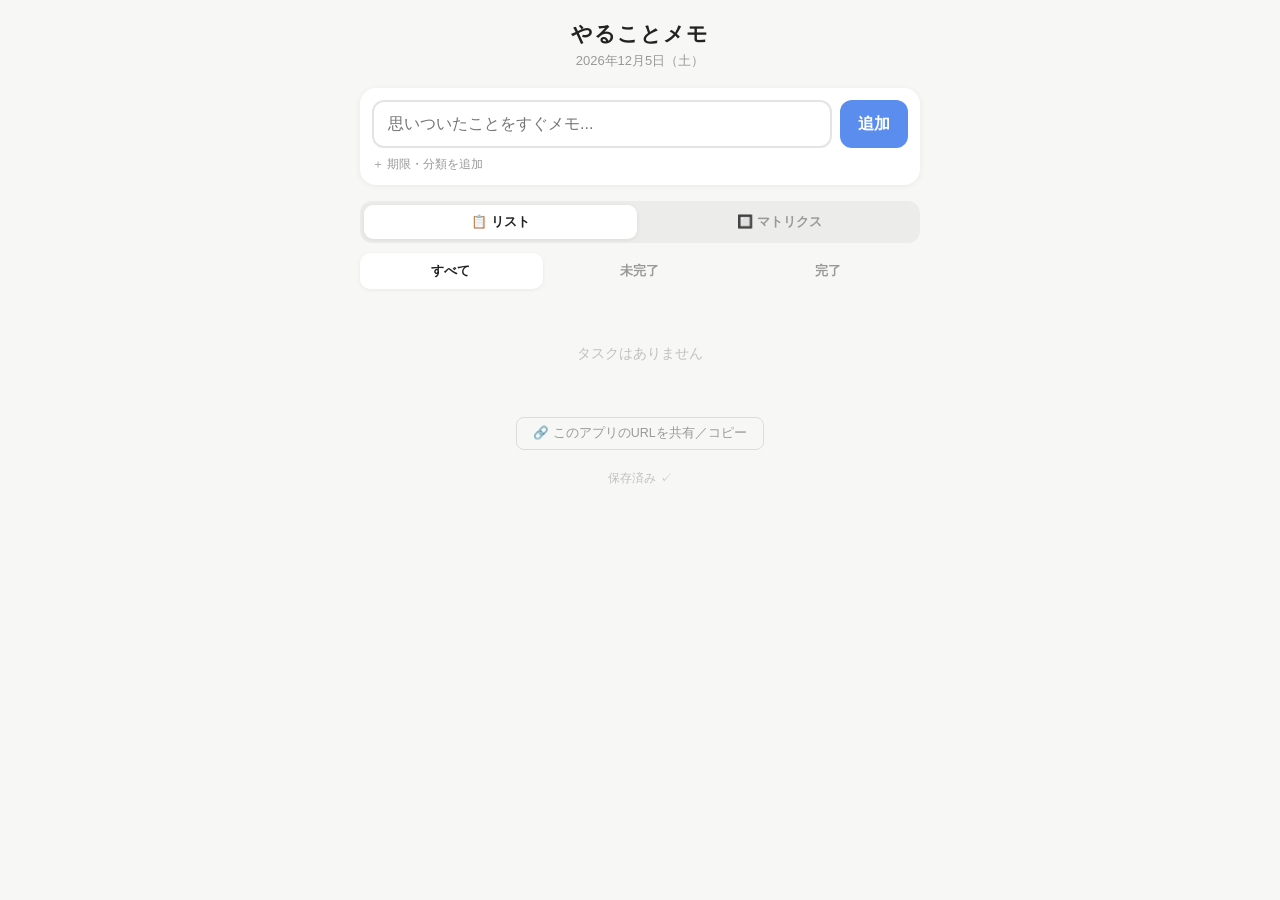
<file: todo/index.html>
<!DOCTYPE html>
<html lang="ja">
<head>
<meta charset="UTF-8">
<meta name="viewport" content="width=device-width, initial-scale=1.0, viewport-fit=cover">
<title>やることメモ</title>
<link rel="manifest" href="manifest.json">
<link rel="apple-touch-icon" href="icon.png">
<link rel="icon" href="icon.png">
<meta name="theme-color" content="#5b8dee">
<meta name="apple-mobile-web-app-capable" content="yes">
<meta name="apple-mobile-web-app-status-bar-style" content="black-translucent">
<meta name="apple-mobile-web-app-title" content="やることメモ">
<style>
  :root{
    --bg:#f7f7f5;
    --card:#ffffff;
    --border:#e4e4e4;
    --text:#222222;
    --sub:#999999;
    --faint:#c0c0c0;
    --accent:#5b8dee;
    --accent-dark:#3a6fd8;
    --danger:#e05555;
    --done:#56c96b;
  }
  *{box-sizing:border-box;margin:0;padding:0}
  html,body{overflow-x:hidden}
  body{
    font-family:-apple-system,BlinkMacSystemFont,"Segoe UI","Hiragino Sans","Helvetica Neue",sans-serif;
    background:var(--bg);
    color:var(--text);
    min-height:100vh;
    padding:20px 14px calc(60px + env(safe-area-inset-bottom));
  }
  .wrap{max-width:560px;margin:0 auto}

  h1{font-size:21px;font-weight:800;text-align:center;letter-spacing:.04em}
  .today{text-align:center;font-size:13px;color:var(--sub);margin:4px 0 18px}

  /* quick add */
  .quick{background:var(--card);border-radius:16px;padding:12px;box-shadow:0 1px 6px rgba(0,0,0,.06);margin-bottom:16px}
  .quick-row{display:flex;gap:8px}
  #taskInput{
    flex:1;padding:13px 14px;border:2px solid var(--border);border-radius:12px;
    font-size:16px;outline:none;background:#fff;transition:border-color .15s;
  }
  #taskInput:focus{border-color:var(--accent)}
  .add-btn{
    padding:0 18px;background:var(--accent);color:#fff;border:0;border-radius:12px;
    font-size:16px;font-weight:800;cursor:pointer;white-space:nowrap;transition:background .15s;
  }
  .add-btn:active{background:var(--accent-dark)}

  .detail-toggle{
    display:inline-flex;align-items:center;gap:4px;margin-top:8px;font-size:12px;color:var(--sub);
    cursor:pointer;user-select:none;
  }
  .detail-toggle:active{color:var(--accent)}
  .detail{display:none;margin-top:10px;padding-top:10px;border-top:1px dashed var(--border);gap:10px;flex-direction:column}
  .detail.open{display:flex}
  .detail-row{display:flex;align-items:center;gap:8px}
  .detail-label{font-size:12px;color:var(--sub);width:46px;flex-shrink:0}
  input[type="date"]{
    flex:1;padding:8px 10px;border:2px solid var(--border);border-radius:10px;
    font-size:14px;outline:none;background:#fff;color:#444;
  }
  input[type="date"]:focus{border-color:var(--accent)}
  .prio-row{display:flex;gap:6px;flex:1}
  .prio-btn{
    flex:1;padding:7px 0;border:2px solid var(--border);border-radius:10px;background:#fff;
    font-size:12px;font-weight:800;color:var(--sub);cursor:pointer;
  }
  .prio-btn[data-q="important"].active{border-color:#7fb3ff;background:#eef5ff;color:#3a6fd8}
  .prio-btn[data-q="urgent"].active{border-color:#f4c25a;background:#fff8e6;color:#a3730a}

  /* view switch */
  .view-switch{display:flex;gap:6px;margin-bottom:10px;background:#ececea;border-radius:12px;padding:4px}
  .view-btn{
    flex:1;padding:8px 0;text-align:center;border-radius:9px;font-size:13px;font-weight:800;
    color:var(--sub);background:transparent;border:0;cursor:pointer;
  }
  .view-btn.active{background:var(--card);color:var(--text);box-shadow:0 1px 4px rgba(0,0,0,.08)}

  /* filter tabs */
  .tabs{display:flex;gap:6px;margin-bottom:12px}
  .tab{
    flex:1;padding:9px 0;text-align:center;border-radius:10px;font-size:13px;font-weight:700;
    color:var(--sub);background:transparent;border:0;cursor:pointer;
  }
  .tab.active{background:var(--card);color:var(--text);box-shadow:0 1px 4px rgba(0,0,0,.06)}
  .tab .count{opacity:.6;font-weight:600;margin-left:2px}

  .task-list{list-style:none;display:flex;flex-direction:column;gap:8px}

  .task-item{
    display:flex;align-items:flex-start;gap:10px;background:var(--card);padding:13px 12px;
    border-radius:14px;box-shadow:0 1px 4px rgba(0,0,0,.07);
    border-left:5px solid transparent;
    transition:box-shadow .15s,opacity .15s,transform .1s;
  }
  .task-item.q-do{border-left-color:#f08080}
  .task-item.q-schedule{border-left-color:#7fb3ff}
  .task-item.q-delegate{border-left-color:#f4c25a}
  .task-item.dragging{opacity:.35}
  .task-item.drag-over{box-shadow:0 0 0 2px var(--accent),0 4px 16px rgba(91,141,238,.18)}

  .handle{color:#cfcfcf;font-size:19px;cursor:grab;flex-shrink:0;touch-action:none;line-height:1.5;padding-top:2px}

  .check-btn{
    width:25px;height:25px;border-radius:50%;border:2px solid #d4d4d4;background:#fff;cursor:pointer;
    flex-shrink:0;display:flex;align-items:center;justify-content:center;font-size:13px;color:#fff;
    transition:all .15s;margin-top:1px;
  }
  .task-item.done .check-btn, .matrix-card.done .check-btn{background:var(--done);border-color:var(--done)}

  .task-main{flex:1;min-width:0}
  .task-text{font-size:15.5px;line-height:1.4;word-break:break-word;outline:none}
  .task-item.done .task-text{text-decoration:line-through;color:var(--faint)}
  .task-text[contenteditable="true"]{border-bottom:1px dashed var(--accent)}

  .badges{display:flex;flex-wrap:wrap;gap:6px;margin-top:6px}
  .task-item.done .badges{opacity:.4}
  .due-badge, .quad-badge{
    display:inline-block;padding:2px 8px;border-radius:20px;font-size:11px;font-weight:700;
    letter-spacing:.02em;cursor:pointer;
  }
  .due-badge.overdue{background:#fde8e8;color:#d63c3c}
  .due-badge.today{background:#fff0e0;color:#e07b00}
  .due-badge.soon{background:#fff8e0;color:#b08000}
  .due-badge.future{background:#eef3fd;color:#5b8dee}
  .quad-badge{cursor:default}
  .quad-badge.do{background:#fdeaea;color:#c23a3a}
  .quad-badge.schedule{background:#eef5ff;color:#3a6fd8}
  .quad-badge.delegate{background:#fff8e6;color:#a3730a}
  .add-due-link{display:inline-block;font-size:11.5px;color:#ccc;cursor:pointer}
  .add-due-link:active{color:var(--accent)}

  .due-editor{display:flex;align-items:center;gap:6px;margin-top:6px;flex-wrap:wrap}
  .due-editor input[type="date"]{padding:5px 9px;border-color:var(--accent);font-size:12.5px}
  .btn-nondue{padding:5px 9px;background:none;border:1px solid #ddd;border-radius:8px;font-size:11.5px;color:#aaa;cursor:pointer;white-space:nowrap}
  .btn-nondue:active{border-color:var(--danger);color:var(--danger)}
  .btn-cancel{background:none;border:none;font-size:17px;color:#ccc;cursor:pointer;line-height:1;padding:0 2px}

  .delete-btn{color:var(--faint);background:none;border:none;font-size:21px;cursor:pointer;flex-shrink:0;line-height:1;padding:0 2px 0 4px;transition:color .2s;margin-top:1px}
  .delete-btn:active{color:var(--danger)}
  .delete-btn.small{font-size:17px}

  .empty{text-align:center;color:var(--faint);padding:44px 0;font-size:14px}

  .clear-done{display:block;margin:16px auto 0;background:none;border:1px solid #ddd;color:#aaa;font-size:12.5px;padding:7px 16px;border-radius:8px;cursor:pointer}
  .clear-done:active{border-color:var(--danger);color:var(--danger)}

  .status{text-align:center;font-size:12px;color:var(--faint);margin-top:20px}

  .share-btn{
    display:block;margin:10px auto 0;background:none;border:1px solid #ddd;color:#999;
    font-size:12.5px;padding:7px 16px;border-radius:8px;cursor:pointer;
  }
  .share-btn:active{border-color:var(--accent);color:var(--accent)}

  /* matrix view */
  .matrix-grid{
    display:grid;grid-template-columns:1fr 1fr;gap:8px;
  }
  .quadrant{
    background:var(--card);border-radius:14px;padding:10px;min-height:140px;
    box-shadow:0 1px 4px rgba(0,0,0,.06);border:2px solid transparent;transition:border-color .12s,box-shadow .12s;
  }
  .quadrant.drag-over{border-color:var(--accent);box-shadow:0 0 0 2px rgba(91,141,238,.18)}
  .quadrant.q-do{background:linear-gradient(#fff,#fff8f8)}
  .quadrant.q-schedule{background:linear-gradient(#fff,#f6f9ff)}
  .quadrant.q-delegate{background:linear-gradient(#fff,#fffbf0)}
  .quadrant.q-none{background:linear-gradient(#fff,#f9f9f8)}
  .quadrant-head{margin-bottom:8px}
  .q-title{display:block;font-size:13px;font-weight:800}
  .q-sub{display:block;font-size:10.5px;color:var(--sub);margin-top:1px}
  .quadrant-list{display:flex;flex-direction:column;gap:6px}
  .q-empty{font-size:11.5px;color:var(--faint);padding:6px 2px}

  .matrix-card{
    display:flex;align-items:center;gap:6px;background:#fff;border-radius:10px;padding:7px 8px;
    box-shadow:0 1px 3px rgba(0,0,0,.08);transition:opacity .15s;
  }
  .matrix-card.dragging{opacity:.35}
  .matrix-card.done .m-text{text-decoration:line-through;color:var(--faint)}
  .m-handle{color:#d5d5d5;font-size:16px;cursor:grab;flex-shrink:0;touch-action:none;line-height:1}
  .check-btn.small{width:20px;height:20px;font-size:11px}
  .m-text{flex:1;min-width:0;font-size:12.5px;line-height:1.3;overflow:hidden;text-overflow:ellipsis;white-space:nowrap}

  .matrix-hint{text-align:center;font-size:11.5px;color:var(--faint);margin-top:10px}
</style>
</head>
<body>
<div class="wrap">
  <h1>やることメモ</h1>
  <div class="today" id="todayLabel"></div>

  <div class="quick">
    <div class="quick-row">
      <input type="text" id="taskInput" placeholder="思いついたことをすぐメモ..." autocomplete="off" />
      <button class="add-btn" onclick="addTask()">追加</button>
    </div>
    <div class="detail-toggle" id="detailToggle" onclick="toggleDetail()">＋ 期限・分類を追加</div>
    <div class="detail" id="detailArea">
      <div class="detail-row">
        <span class="detail-label">期限</span>
        <input type="date" id="dueInput" />
      </div>
      <div class="detail-row">
        <span class="detail-label">分類</span>
        <div class="prio-row">
          <button type="button" class="prio-btn" data-q="important" onclick="toggleQuick('important')">重要</button>
          <button type="button" class="prio-btn" data-q="urgent" onclick="toggleQuick('urgent')">緊急</button>
        </div>
      </div>
    </div>
  </div>

  <div class="view-switch">
    <button class="view-btn active" data-v="list" onclick="setView('list')">📋 リスト</button>
    <button class="view-btn" data-v="matrix" onclick="setView('matrix')">🔲 マトリクス</button>
  </div>

  <div id="listView">
    <div class="tabs">
      <button class="tab active" data-f="all" onclick="setFilter('all')">すべて<span class="count" id="cAll"></span></button>
      <button class="tab" data-f="active" onclick="setFilter('active')">未完了<span class="count" id="cActive"></span></button>
      <button class="tab" data-f="done" onclick="setFilter('done')">完了<span class="count" id="cDone"></span></button>
    </div>

    <ul class="task-list" id="taskList"></ul>
    <button class="clear-done" id="clearDoneBtn" onclick="clearDone()" style="display:none">完了済みを削除</button>
  </div>

  <div id="matrixView" style="display:none">
    <div class="matrix-grid">
      <div class="quadrant q-do" data-important="1" data-urgent="1">
        <div class="quadrant-head">
          <span class="q-title">🔥 今すぐやる</span>
          <span class="q-sub">緊急・重要</span>
        </div>
        <div class="quadrant-list" id="qlist-do"></div>
      </div>
      <div class="quadrant q-schedule" data-important="1" data-urgent="0">
        <div class="quadrant-head">
          <span class="q-title">🗓 計画する</span>
          <span class="q-sub">重要・緊急でない</span>
        </div>
        <div class="quadrant-list" id="qlist-schedule"></div>
      </div>
      <div class="quadrant q-delegate" data-important="0" data-urgent="1">
        <div class="quadrant-head">
          <span class="q-title">🤝 任せる</span>
          <span class="q-sub">緊急・重要でない</span>
        </div>
        <div class="quadrant-list" id="qlist-delegate"></div>
      </div>
      <div class="quadrant q-none" data-important="0" data-urgent="0">
        <div class="quadrant-head">
          <span class="q-title">🗑 やめる／後で</span>
          <span class="q-sub">緊急でも重要でもない</span>
        </div>
        <div class="quadrant-list" id="qlist-none"></div>
      </div>
    </div>
    <div class="matrix-hint">タスクをドラッグすると分類を変更できます</div>
  </div>

  <button class="share-btn" id="shareBtn" onclick="shareLink()">🔗 このアプリのURLを共有／コピー</button>
  <div class="status" id="status">読み込み中...</div>
</div>

<script>
  const STORAGE_KEY = 'yarukoto-memo-tasks-v1';

  let tasks = [];
  let filter = 'all';
  let view = 'list';
  let pendingImportant = false;
  let pendingUrgent = false;
  let isDragging = false;
  let editingDueId = null;

  (function () {
    const d = new Date();
    const days = ['日', '月', '火', '水', '木', '金', '土'];
    document.getElementById('todayLabel').textContent =
      `${d.getFullYear()}年${d.getMonth() + 1}月${d.getDate()}日（${days[d.getDay()]}）`;
  })();

  function migrate(t) {
    if (t.important === undefined || t.urgent === undefined) {
      if (t.priority === 'high') { t.important = true; t.urgent = true; }
      else if (t.priority === 'mid') { t.important = true; t.urgent = false; }
      else if (t.priority === 'low') { t.important = false; t.urgent = true; }
      else { t.important = false; t.urgent = false; }
    }
    delete t.priority;
    return t;
  }

  function load() {
    try {
      const raw = localStorage.getItem(STORAGE_KEY);
      tasks = raw ? JSON.parse(raw).map(migrate) : [];
    } catch (e) {
      tasks = [];
    }
    render();
    document.getElementById('status').textContent = '保存済み ✓';
  }

  function save() {
    localStorage.setItem(STORAGE_KEY, JSON.stringify(tasks));
    document.getElementById('status').textContent = '保存済み ✓';
  }

  function uid() {
    return Date.now().toString(36) + Math.random().toString(36).slice(2, 8);
  }

  function toggleDetail() {
    document.getElementById('detailArea').classList.toggle('open');
  }

  function toggleQuick(field) {
    if (field === 'important') pendingImportant = !pendingImportant;
    if (field === 'urgent') pendingUrgent = !pendingUrgent;
    document.querySelector('.prio-btn[data-q="important"]').classList.toggle('active', pendingImportant);
    document.querySelector('.prio-btn[data-q="urgent"]').classList.toggle('active', pendingUrgent);
  }

  function setFilter(f) {
    filter = f;
    document.querySelectorAll('.tab').forEach(b => b.classList.toggle('active', b.dataset.f === f));
    render();
  }

  function setView(v) {
    view = v;
    document.querySelectorAll('.view-btn').forEach(b => b.classList.toggle('active', b.dataset.v === v));
    document.getElementById('listView').style.display = v === 'list' ? '' : 'none';
    document.getElementById('matrixView').style.display = v === 'matrix' ? '' : 'none';
  }

  function quadrantKey(t) {
    if (t.important && t.urgent) return 'do';
    if (t.important && !t.urgent) return 'schedule';
    if (!t.important && t.urgent) return 'delegate';
    return 'none';
  }

  const QUAD_LABEL = { do: '今すぐ', schedule: '計画', delegate: '任せる' };

  function daysLeft(dueStr) {
    if (!dueStr) return null;
    const today = new Date();
    today.setHours(0, 0, 0, 0);
    const due = new Date(dueStr + 'T00:00:00');
    return Math.round((due - today) / 86400000);
  }

  function dueBadgeHtml(dueStr) {
    const diff = daysLeft(dueStr);
    if (diff === null) return '';
    if (diff < 0) return `<span class="due-badge overdue">${Math.abs(diff)}日超過</span>`;
    if (diff === 0) return `<span class="due-badge today">今日まで</span>`;
    if (diff <= 3) return `<span class="due-badge soon">あと${diff}日</span>`;
    return `<span class="due-badge future">あと${diff}日</span>`;
  }

  function startEditDue(id) {
    editingDueId = id;
    render();
    setTimeout(() => {
      const input = document.getElementById('due-edit-' + id);
      if (input) input.focus();
    }, 30);
  }

  function saveDue(id) {
    const input = document.getElementById('due-edit-' + id);
    const t = tasks.find(t => t.id === id);
    if (t && input) t.due = input.value || null;
    editingDueId = null;
    save();
    render();
  }

  function clearDue(id) {
    const t = tasks.find(t => t.id === id);
    if (t) t.due = null;
    editingDueId = null;
    save();
    render();
  }

  function cancelEditDue() {
    editingDueId = null;
    render();
  }

  function escapeHtml(str) {
    return str.replace(/&/g, '&amp;').replace(/</g, '&lt;').replace(/>/g, '&gt;').replace(/"/g, '&quot;');
  }

  function addTask() {
    const input = document.getElementById('taskInput');
    const due = document.getElementById('dueInput');
    const text = input.value.trim();
    if (!text) return;
    tasks.push({
      id: uid(),
      text,
      done: false,
      due: due.value || null,
      important: pendingImportant,
      urgent: pendingUrgent,
      createdAt: Date.now(),
    });
    save();
    input.value = '';
    due.value = '';
    pendingImportant = false;
    pendingUrgent = false;
    document.querySelectorAll('.prio-btn').forEach(b => b.classList.remove('active'));
    render();
    input.focus();
  }

  function toggleDone(id) {
    const t = tasks.find(t => t.id === id);
    if (t) t.done = !t.done;
    save();
    render();
  }

  function deleteTask(id) {
    tasks = tasks.filter(t => t.id !== id);
    save();
    render();
  }

  function clearDone() {
    tasks = tasks.filter(t => !t.done);
    save();
    render();
  }

  function classifyTask(id, important, urgent) {
    const t = tasks.find(t => t.id === id);
    if (!t) return;
    t.important = important;
    t.urgent = urgent;
    save();
    render();
  }

  function startEditText(id, el) {
    if (isDragging) return;
    el.setAttribute('contenteditable', 'true');
    el.focus();
    document.execCommand('selectAll', false, null);
  }

  function finishEditText(id, el) {
    el.removeAttribute('contenteditable');
    const text = el.textContent.trim();
    const t = tasks.find(t => t.id === id);
    if (!t) return;
    if (!text) {
      deleteTask(id);
      return;
    }
    if (text !== t.text) {
      t.text = text;
      save();
    }
    render();
  }

  function visibleTasks() {
    if (filter === 'active') return tasks.filter(t => !t.done);
    if (filter === 'done') return tasks.filter(t => t.done);
    return tasks;
  }

  function render() {
    renderListView();
    renderMatrix();
  }

  function renderListView() {
    const list = document.getElementById('taskList');
    const clearBtn = document.getElementById('clearDoneBtn');
    const vis = visibleTasks();

    document.getElementById('cAll').textContent = tasks.length ? ` ${tasks.length}` : '';
    document.getElementById('cActive').textContent = tasks.filter(t => !t.done).length ? ` ${tasks.filter(t => !t.done).length}` : '';
    document.getElementById('cDone').textContent = tasks.filter(t => t.done).length ? ` ${tasks.filter(t => t.done).length}` : '';

    clearBtn.style.display = tasks.some(t => t.done) ? 'block' : 'none';

    if (vis.length === 0) {
      list.innerHTML = `<div class="empty">${tasks.length === 0 ? 'タスクはありません' : '該当するタスクがありません'}</div>`;
      return;
    }

    list.innerHTML = '';
    const reorderable = filter === 'all';

    vis.forEach((task) => {
      const qkey = quadrantKey(task);
      const li = document.createElement('li');
      li.className = 'task-item' + (task.done ? ' done' : '') + (qkey !== 'none' ? ' q-' + qkey : '');
      li.dataset.id = task.id;
      li.draggable = reorderable;

      const quadBadge = qkey !== 'none' ? `<span class="quad-badge ${qkey}">${QUAD_LABEL[qkey]}</span>` : '';

      let dueSection = '';
      if (editingDueId === task.id) {
        dueSection = `
          <div class="due-editor">
            <input type="date" id="due-edit-${task.id}" value="${task.due || ''}" onchange="saveDue('${task.id}')" />
            <button class="btn-nondue" onclick="clearDue('${task.id}')">期限なし</button>
            <button class="btn-cancel" onclick="cancelEditDue()">×</button>
          </div>`;
      } else if (task.due) {
        dueSection = `<div class="badges" onclick="startEditDue('${task.id}')">${quadBadge}${dueBadgeHtml(task.due)}</div>`;
      } else {
        dueSection = `${quadBadge ? `<div class="badges">${quadBadge}</div>` : ''}<span class="add-due-link" onclick="startEditDue('${task.id}')">＋ 期限を追加</span>`;
      }

      li.innerHTML = `
        ${reorderable ? '<span class="handle">⠿</span>' : ''}
        <button class="check-btn" onclick="toggleDone('${task.id}')">${task.done ? '✓' : ''}</button>
        <div class="task-main">
          <div class="task-text" ondblclick="startEditText('${task.id}', this)">${escapeHtml(task.text)}</div>
          ${dueSection}
        </div>
        <button class="delete-btn" onclick="deleteTask('${task.id}')">×</button>
      `;

      const textEl = li.querySelector('.task-text');
      textEl.addEventListener('blur', () => finishEditText(task.id, textEl));
      textEl.addEventListener('keydown', (e) => {
        if (e.key === 'Enter') {
          e.preventDefault();
          textEl.blur();
        }
      });

      if (reorderable) {
        li.addEventListener('dragstart', onDragStart);
        li.addEventListener('dragover', onDragOver);
        li.addEventListener('drop', onDrop);
        li.addEventListener('dragend', onDragEnd);
        li.querySelector('.handle').addEventListener('touchstart', onTouchStart, { passive: false });
      }

      list.appendChild(li);
    });
  }

  function renderMatrix() {
    const groups = { do: [], schedule: [], delegate: [], none: [] };
    visibleTasks().forEach(t => groups[quadrantKey(t)].push(t));

    Object.keys(groups).forEach(key => {
      const container = document.getElementById('qlist-' + key);
      if (!container) return;
      if (!groups[key].length) {
        container.innerHTML = '<div class="q-empty">なし</div>';
        return;
      }
      container.innerHTML = '';
      groups[key].forEach(t => container.appendChild(buildMatrixCard(t)));
    });
  }

  function buildMatrixCard(task) {
    const div = document.createElement('div');
    div.className = 'matrix-card' + (task.done ? ' done' : '');
    div.draggable = true;
    div.dataset.id = task.id;
    div.innerHTML = `
      <span class="m-handle">⠿</span>
      <button class="check-btn small" onclick="toggleDone('${task.id}')">${task.done ? '✓' : ''}</button>
      <span class="m-text">${escapeHtml(task.text)}</span>
      <button class="delete-btn small" onclick="deleteTask('${task.id}')">×</button>
    `;
    div.addEventListener('dragstart', onMatrixDragStart);
    div.addEventListener('dragend', onMatrixDragEnd);
    div.querySelector('.m-handle').addEventListener('touchstart', onMatrixTouchStart, { passive: false });
    return div;
  }

  // --- Desktop drag & drop (list reorder) ---
  let dragSrc = null;

  function onDragStart(e) {
    isDragging = true;
    dragSrc = this;
    this.classList.add('dragging');
    e.dataTransfer.effectAllowed = 'move';
  }

  function onDragOver(e) {
    e.preventDefault();
    e.dataTransfer.dropEffect = 'move';
    document.querySelectorAll('.task-item').forEach(el => el.classList.remove('drag-over'));
    this.classList.add('drag-over');
  }

  function onDrop(e) {
    e.stopPropagation();
    if (dragSrc && dragSrc !== this) {
      reorder(dragSrc.dataset.id, this.dataset.id);
    }
  }

  function onDragEnd() {
    isDragging = false;
    document.querySelectorAll('.task-item').forEach(el => el.classList.remove('dragging', 'drag-over'));
    dragSrc = null;
  }

  function reorder(fromId, toId) {
    const from = tasks.findIndex(t => t.id === fromId);
    const to = tasks.findIndex(t => t.id === toId);
    if (from === -1 || to === -1) return;
    const [moved] = tasks.splice(from, 1);
    tasks.splice(to, 0, moved);
    save();
    render();
  }

  // --- Mobile touch drag (list reorder) ---
  let touchItem = null;
  let touchClone = null;

  function onTouchStart(e) {
    e.preventDefault();
    isDragging = true;
    touchItem = this.closest('.task-item');

    const rect = touchItem.getBoundingClientRect();
    touchClone = touchItem.cloneNode(true);
    touchClone.style.cssText = `
      position: fixed;
      left: ${rect.left}px;
      top: ${rect.top}px;
      width: ${rect.width}px;
      opacity: 0.85;
      pointer-events: none;
      z-index: 9999;
      box-shadow: 0 8px 28px rgba(0,0,0,0.18);
      border-radius: 14px;
      transition: none;
    `;
    document.body.appendChild(touchClone);
    touchItem.classList.add('dragging');

    document.addEventListener('touchmove', onTouchMove, { passive: false });
    document.addEventListener('touchend', onTouchEnd);
  }

  function onTouchMove(e) {
    e.preventDefault();
    const touch = e.touches[0];
    touchClone.style.top = (touch.clientY - 28) + 'px';

    document.querySelectorAll('.task-item:not(.dragging)').forEach(el => el.classList.remove('drag-over'));
    touchClone.style.display = 'none';
    const el = document.elementFromPoint(touch.clientX, touch.clientY);
    touchClone.style.display = '';
    const target = el?.closest('.task-item');
    if (target && target !== touchItem) target.classList.add('drag-over');
  }

  function onTouchEnd(e) {
    document.removeEventListener('touchmove', onTouchMove);
    document.removeEventListener('touchend', onTouchEnd);

    if (touchClone) {
      const touch = e.changedTouches[0];
      touchClone.style.display = 'none';
      const el = document.elementFromPoint(touch.clientX, touch.clientY);
      const target = el?.closest('.task-item');

      if (target && target !== touchItem) {
        reorder(touchItem.dataset.id, target.dataset.id);
      }

      touchClone.remove();
      touchClone = null;
    }

    touchItem?.classList.remove('dragging');
    touchItem = null;
    isDragging = false;
    document.querySelectorAll('.task-item').forEach(el => el.classList.remove('drag-over', 'dragging'));
  }

  // --- Desktop drag & drop (matrix reclassify) ---
  let mDragId = null;

  function onMatrixDragStart(e) {
    isDragging = true;
    mDragId = this.dataset.id;
    this.classList.add('dragging');
    e.dataTransfer.effectAllowed = 'move';
  }

  function onMatrixDragEnd() {
    isDragging = false;
    document.querySelectorAll('.matrix-card').forEach(el => el.classList.remove('dragging'));
    document.querySelectorAll('.quadrant').forEach(el => el.classList.remove('drag-over'));
    mDragId = null;
  }

  function setupQuadrantDropzones() {
    document.querySelectorAll('.quadrant').forEach(q => {
      q.addEventListener('dragover', e => {
        e.preventDefault();
        e.dataTransfer.dropEffect = 'move';
        document.querySelectorAll('.quadrant').forEach(el => el.classList.remove('drag-over'));
        q.classList.add('drag-over');
      });
      q.addEventListener('drop', e => {
        e.preventDefault();
        if (mDragId) classifyTask(mDragId, q.dataset.important === '1', q.dataset.urgent === '1');
        q.classList.remove('drag-over');
      });
    });
  }

  // --- Mobile touch drag (matrix reclassify) ---
  let mTouchItem = null;
  let mTouchClone = null;

  function onMatrixTouchStart(e) {
    e.preventDefault();
    isDragging = true;
    mTouchItem = this.closest('.matrix-card');
    mDragId = mTouchItem.dataset.id;

    const rect = mTouchItem.getBoundingClientRect();
    mTouchClone = mTouchItem.cloneNode(true);
    mTouchClone.style.cssText = `
      position: fixed;
      left: ${rect.left}px;
      top: ${rect.top}px;
      width: ${rect.width}px;
      opacity: 0.85;
      pointer-events: none;
      z-index: 9999;
      box-shadow: 0 8px 28px rgba(0,0,0,0.18);
      border-radius: 10px;
      background: #fff;
      transition: none;
    `;
    document.body.appendChild(mTouchClone);
    mTouchItem.classList.add('dragging');

    document.addEventListener('touchmove', onMatrixTouchMove, { passive: false });
    document.addEventListener('touchend', onMatrixTouchEnd);
  }

  function onMatrixTouchMove(e) {
    e.preventDefault();
    const touch = e.touches[0];
    mTouchClone.style.top = (touch.clientY - 18) + 'px';
    mTouchClone.style.left = (touch.clientX - 18) + 'px';

    document.querySelectorAll('.quadrant').forEach(el => el.classList.remove('drag-over'));
    mTouchClone.style.display = 'none';
    const el = document.elementFromPoint(touch.clientX, touch.clientY);
    mTouchClone.style.display = '';
    const target = el?.closest('.quadrant');
    if (target) target.classList.add('drag-over');
  }

  function onMatrixTouchEnd(e) {
    document.removeEventListener('touchmove', onMatrixTouchMove);
    document.removeEventListener('touchend', onMatrixTouchEnd);

    if (mTouchClone) {
      const touch = e.changedTouches[0];
      mTouchClone.style.display = 'none';
      const el = document.elementFromPoint(touch.clientX, touch.clientY);
      const target = el?.closest('.quadrant');
      if (target && mDragId) {
        classifyTask(mDragId, target.dataset.important === '1', target.dataset.urgent === '1');
      }
      mTouchClone.remove();
      mTouchClone = null;
    }

    mTouchItem?.classList.remove('dragging');
    mTouchItem = null;
    mDragId = null;
    isDragging = false;
    document.querySelectorAll('.quadrant').forEach(el => el.classList.remove('drag-over'));
  }

  async function shareLink() {
    const url = location.href;
    const btn = document.getElementById('shareBtn');
    if (navigator.share) {
      try {
        await navigator.share({ title: 'やることメモ', url });
        return;
      } catch (e) {
        return; // user cancelled the share sheet
      }
    }
    try {
      await navigator.clipboard.writeText(url);
      const original = btn.textContent;
      btn.textContent = 'コピーしました ✓';
      setTimeout(() => { btn.textContent = original; }, 1800);
    } catch (e) {
      prompt('このURLをコピーしてください', url);
    }
  }

  document.getElementById('taskInput').addEventListener('keydown', e => {
    if (e.key === 'Enter') addTask();
  });

  setupQuadrantDropzones();
  load();
</script>
</body>
</html>
</file>
